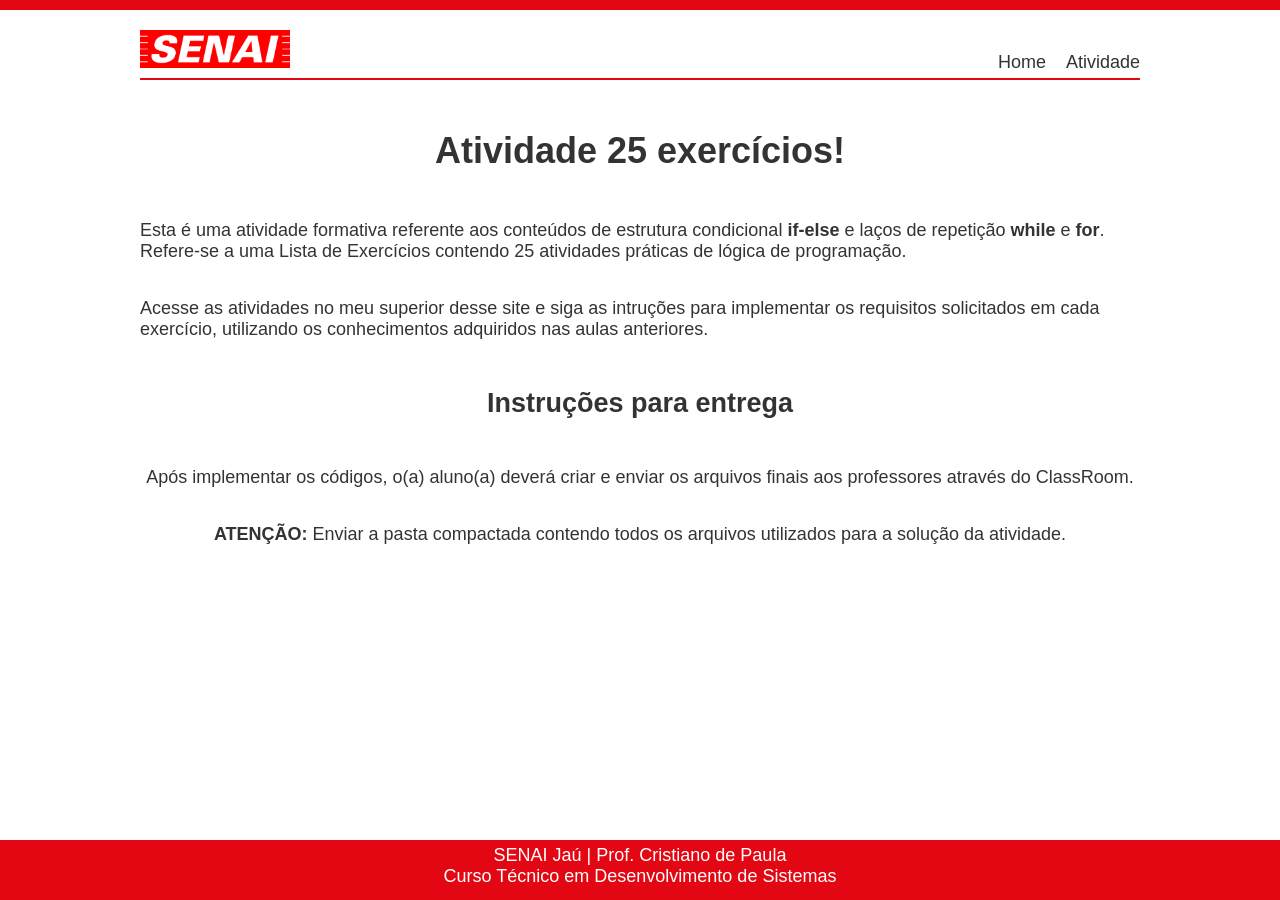
<file: AtividadeEntrega25/index.html>
<!doctype html>
<html lang="pt_br">

<head>
  <meta charset="UTF-8" />
  <meta http-equiv="X-UA-Compatible" content="IE=edge" />
  <meta name="viewport" content="width=device-width, initial-scale=1.0" />
  <link href="css/style.css" rel="stylesheet" type="text/css" />
  <title>Lista de Exercícios</title>
</head>

<body>
  <header>
    <div id="faixa-superior"></div>
    <div id="menu">
      <a href="index.html">
        <img id="logo" src="img/logo.png" alt="Logotipo SENAI" />
      </a>
      <nav>
        <a href="index.html">Home</a>
        <a href="atividade.html">Atividade</a>
      </nav>
    </div>
  </header>

  <div id="container">
    <h1>Atividade 25 exercícios!</h1>

    <p>
      Esta é uma atividade formativa referente aos conteúdos de estrutura
      condicional
      <span class="negrito">if-else</span> e laços de repetição
      <span class="negrito">while</span> e <span class="negrito">for</span>.
      Refere-se a uma Lista de Exercícios contendo 25 atividades práticas de
      lógica de programação.
    </p>
    <p>
      Acesse as atividades no meu superior desse site e siga as intruções para
      implementar os requisitos solicitados em cada exercício, utilizando os
      conhecimentos adquiridos nas aulas anteriores.
    </p>

    <h2>Instruções para entrega</h2>

    <p>
      Após implementar os códigos, o(a) aluno(a) deverá criar e enviar os
      arquivos finais aos professores através do ClassRoom.
    </p>

    <p>
      <span class="negrito">ATENÇÃO:</span> Enviar a pasta compactada contendo
      todos os arquivos utilizados para a solução da atividade.
    </p>
  </div>

  <footer>
    SENAI Jaú | Prof. Cristiano de Paula<br />
    Curso Técnico em Desenvolvimento de Sistemas
  </footer>
</body>
<script type="text/js" src="js/script.js"></script>

</html>
</file>
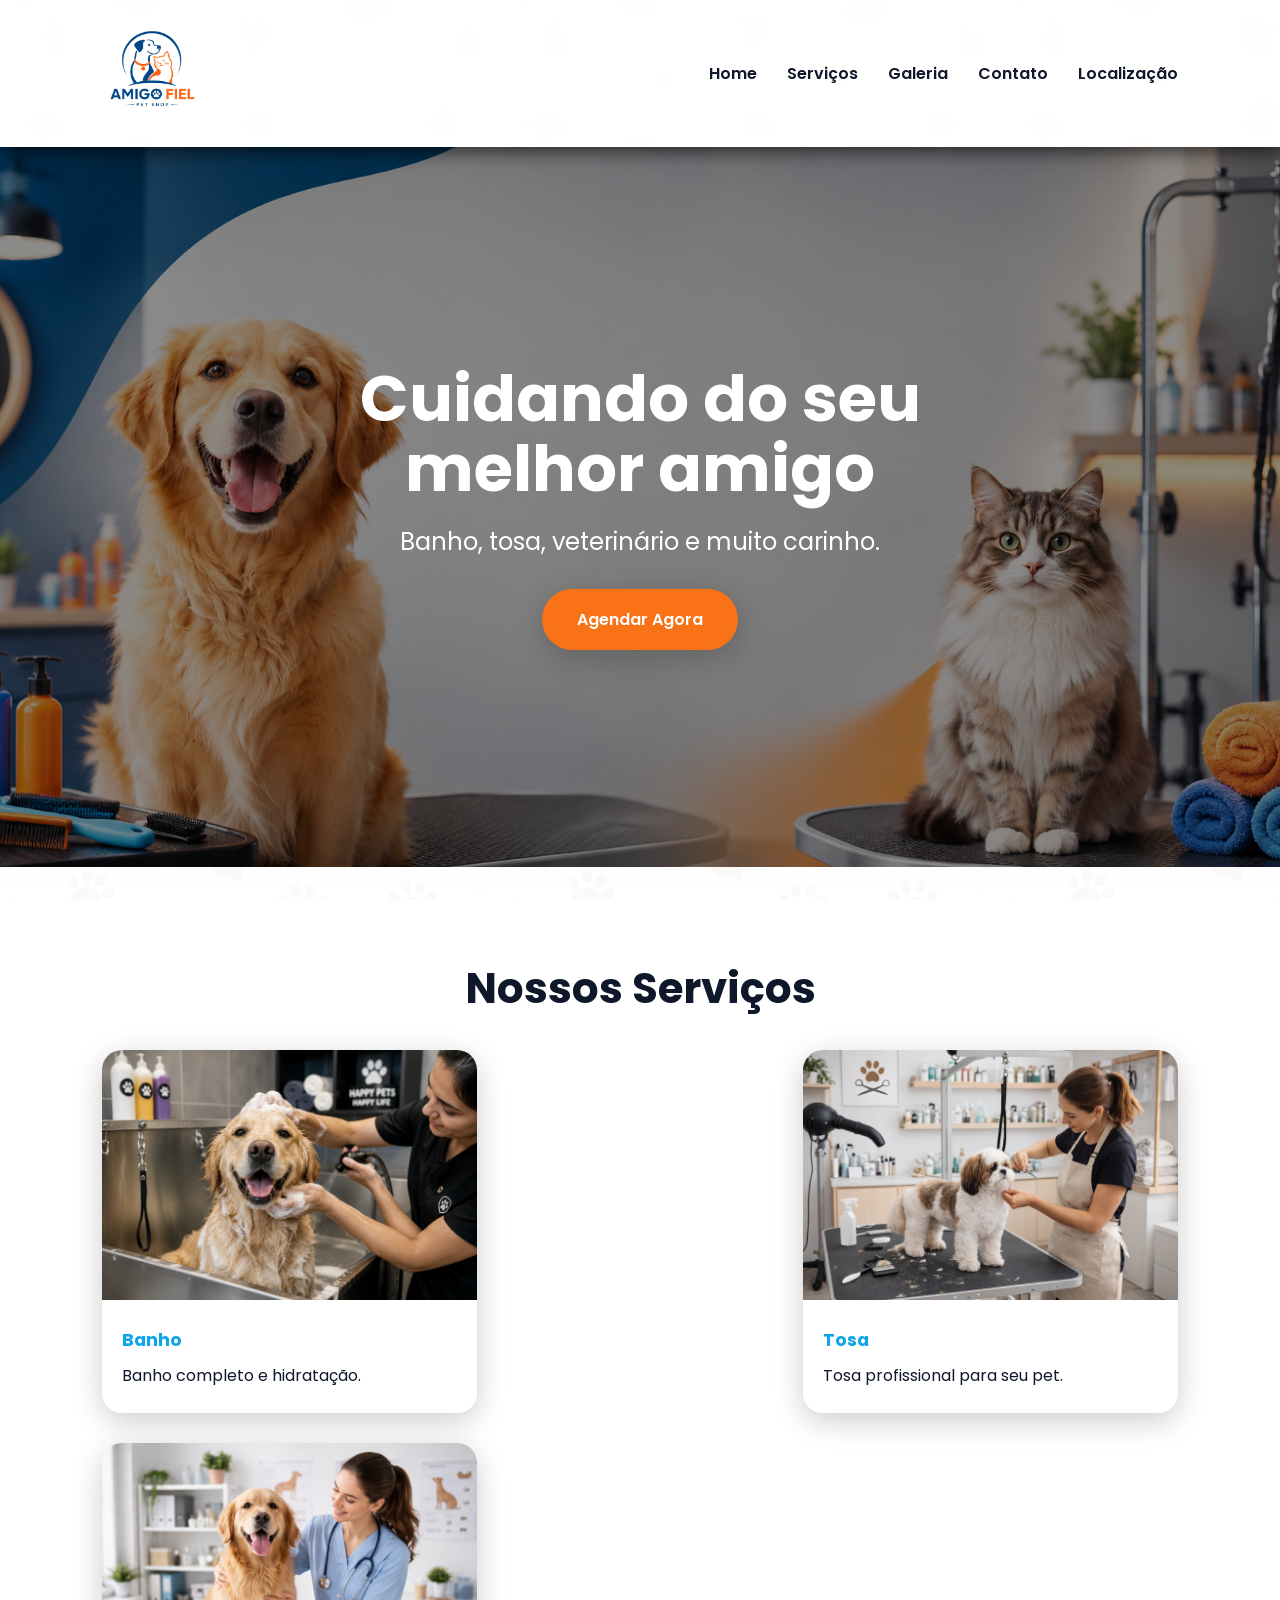
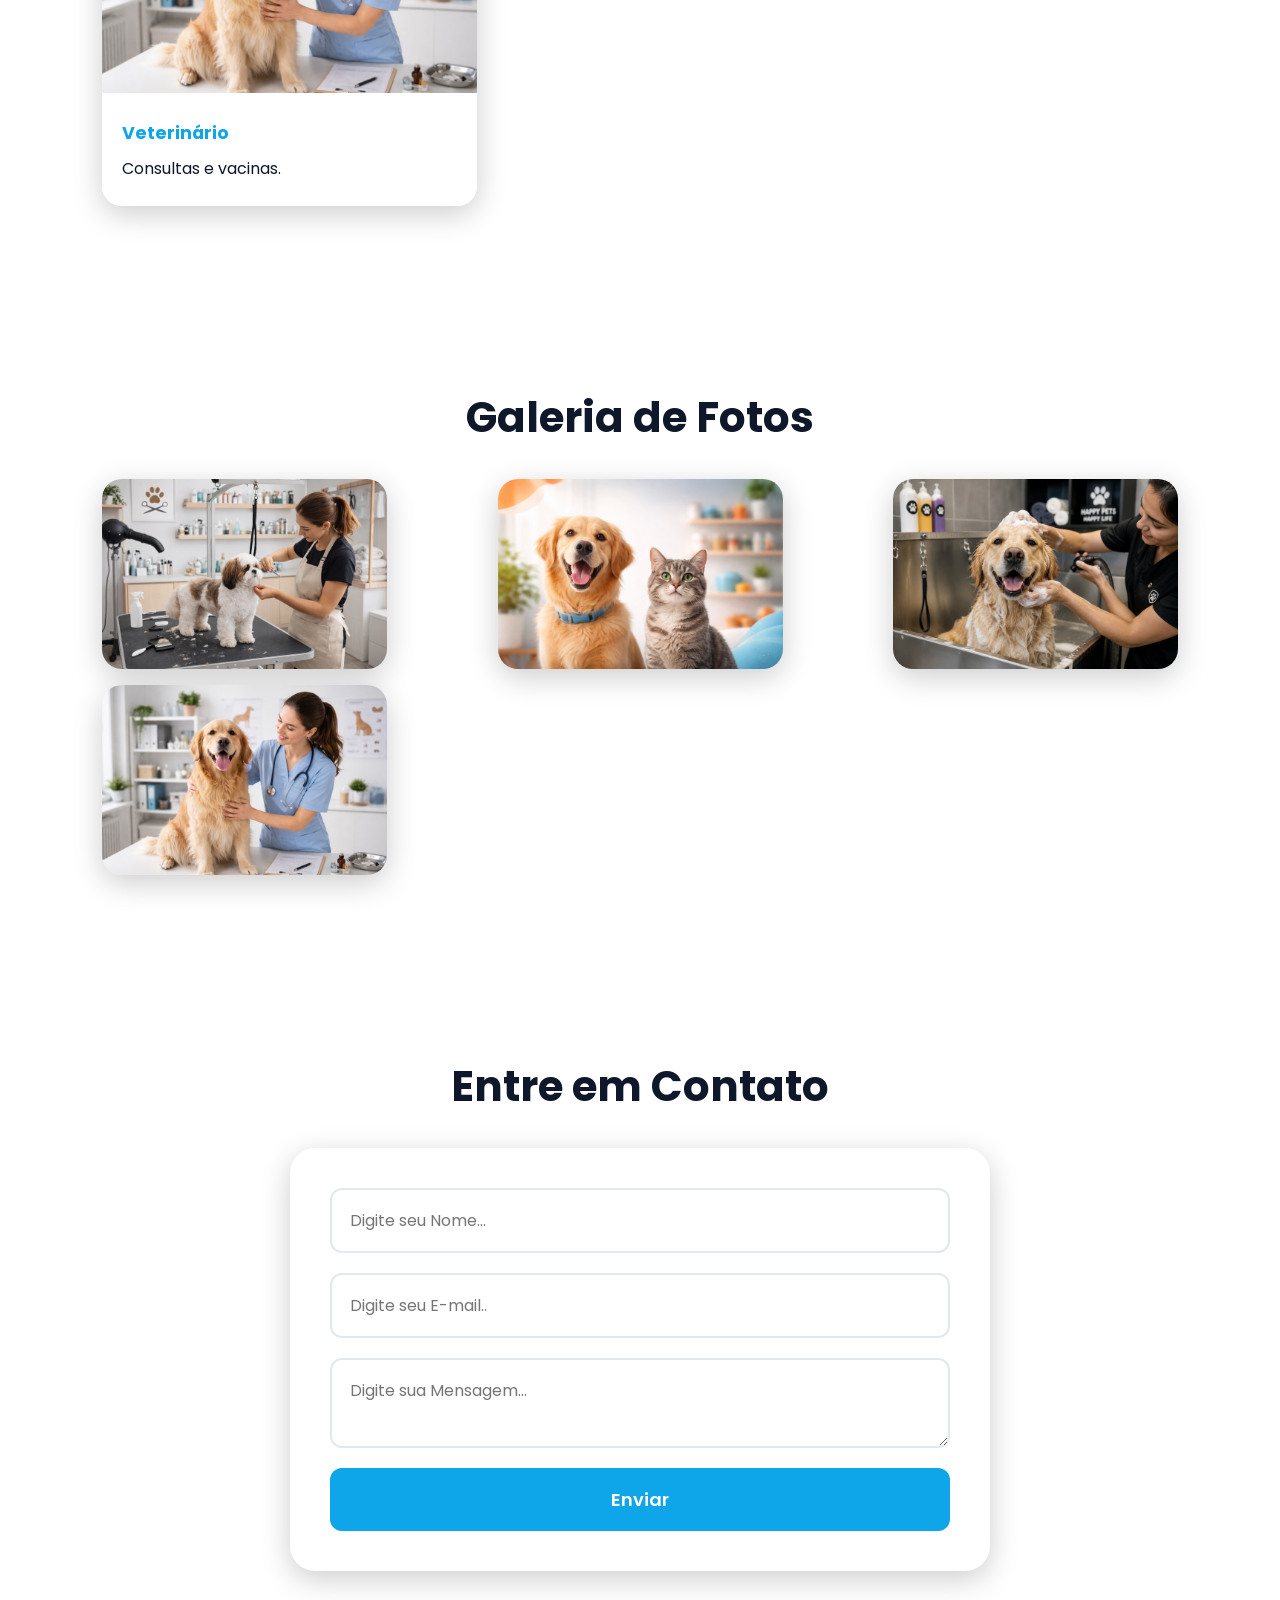
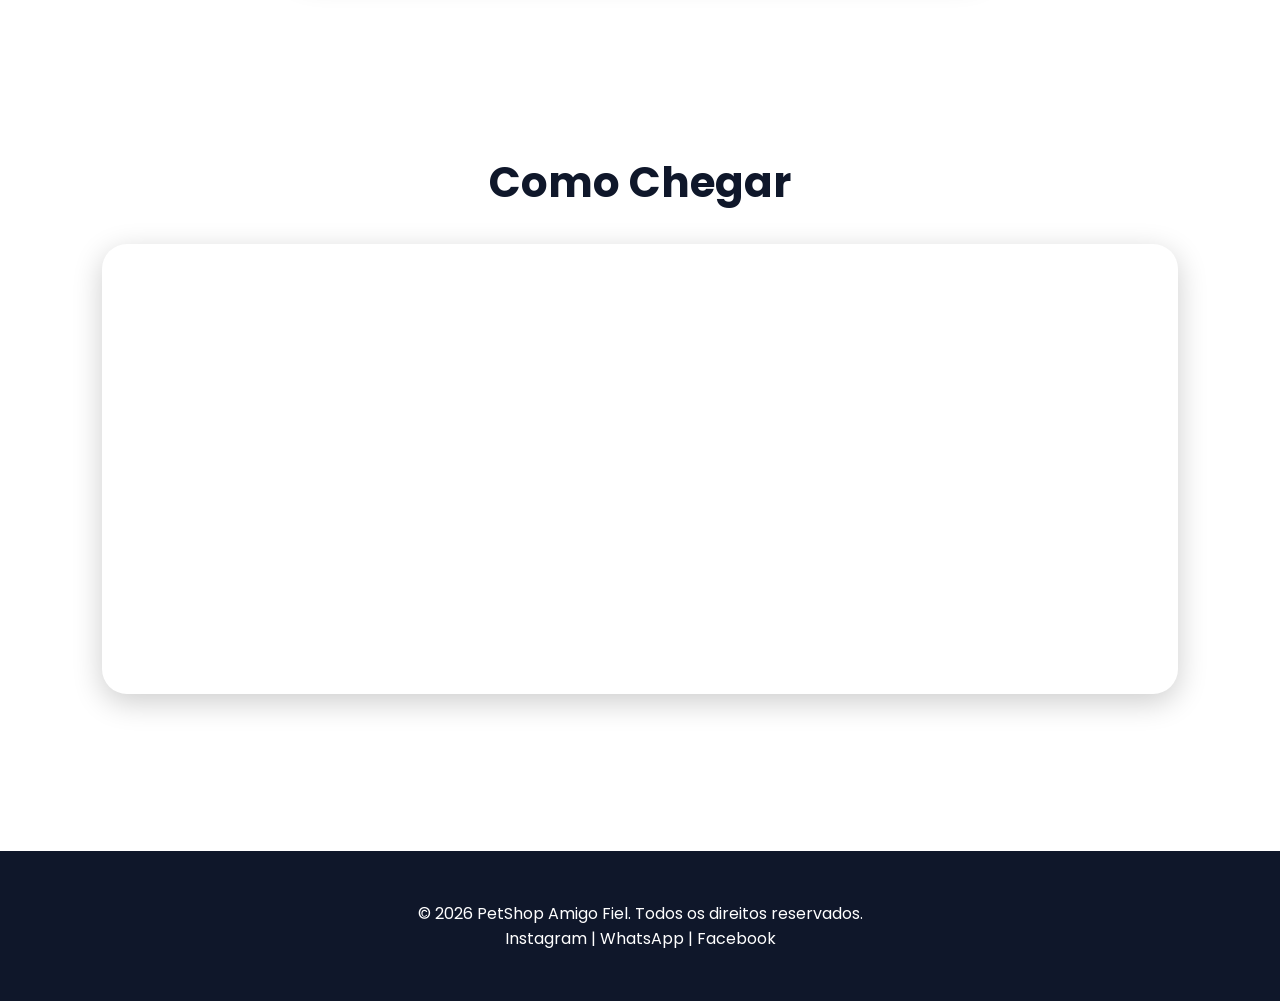
<file: Projeto-Petshop/index.html>
<!doctype html>
<html lang="pt-BR">
  <head>
    <meta charset="UTF-8" />
    <meta name="viewport" content="width=device-width, initial-scale=1.0" />
    <title>PetShop Amigo Fiel</title>
    <link rel="preconnect" href="https://fonts.googleapis.com" />
    <link rel="preconnect" href="https://fonts.gstatic.com" crossorigin />
    <link
      href="https://fonts.googleapis.com/css2?family=Poppins:wght@300;400;600;700&display=swap"
      rel="stylesheet"
    />
    <link rel="stylesheet" href="css/style.css" />
  </head>

  <body>
    <!-- HEADER -->
    <header>
      <div class="logo">
        <img
          src="img/logo-transparente.png"
          alt="Logotipo do petshop amigo fiel"
          width="100"
        />
      </div>
      
      <button id="menu-btn">☰</button>

      <nav id="menu">
        <a href="#home">Home</a>
        <a href="#servicos">Serviços</a>
        <a href="#galeria">Galeria</a>
        <a href="#contato">Contato</a>
        <a href="#localizacao">Localização</a>
      </nav>
    </header>

    <!-- HERO -->
    <section id="home" class="hero">
      <div class="hero-content">
        <h1>Cuidando do seu melhor amigo</h1>
        <p>Banho, tosa, veterinário e muito carinho.</p>
        <a href="#contato" class="btn">Agendar Agora</a>
      </div>
    </section>

    <!-- SERVIÇOS -->
    <section id="servicos" class="container">
      <h2>Nossos Serviços</h2>
      <div class="cards">
        <div class="card">
          <img src="img/banho.png" alt="Serviço de banho" />
          <h3>Banho</h3>
          <p>Banho completo e hidratação.</p>
        </div>

        <div class="card">
          <img src="img/tosa.png" alt="Serviço de tosa" />
          <h3>Tosa</h3>
          <p>Tosa profissional para seu pet.</p>
        </div>

        <div class="card">
          <img src="img/veterinario.png" alt="Serviço de Veterinário" />
          <h3>Veterinário</h3>
          <p>Consultas e vacinas.</p>
        </div>
      </div>
    </section>

    <!-- GALERIA -->
    <section id="galeria" class="container">
      <h2>Galeria de Fotos</h2>
      <div class="galeria">
        <img src="img/tosa.png" alt="Foto de tosa" />
        <img src="img/pets.png" alt="Foto de pets" />
        <img src="img/banho.png" alt="Foto de banho" />
        <img src="img/veterinario.png" alt="Foto de veterinário" />
      </div>
    </section>

    <!-- CONTATO -->
    <section id="contato" class="container">
      <h2>Entre em Contato</h2>
      <form id="formContato">
        <input
          type="text"
          placeholder="Digite seu Nome..."
          id="nome"
          name="nome"
        />

        <input
          type="email"
          placeholder="Digite seu E-mail.."
          id="email"
          name="email"
        />

        <textarea
          placeholder="Digite sua Mensagem..."
          id="mensagem"
          name="mensagem"
        ></textarea>

        <button type="submit">Enviar</button>
      </form>
    </section>

    <!-- MAPA -->
    <section id="localizacao" class="container">
      <h2>Como Chegar</h2>
      <iframe
        src="https://www.google.com/maps/embed?pb=!1m18!1m12!1m3!1d1557.6197499290356!2d-48.173237430566296!3d-21.79322353879276!2m3!1f0!2f0!3f0!3m2!1i1024!2i768!4f13.1!3m3!1m2!1s0x94b8f3e5bd0551f3%3A0x60445b0d94f11583!2sPet%20shop%20Amigo%20Fiel!5e0!3m2!1spt-BR!2sbr!4v1778673910707!5m2!1spt-BR!2sbr"
        width="600"
        height="450"
        style="border: 0"
        allowfullscreen=""
        loading="lazy"
        referrerpolicy="no-referrer-when-downgrade"
      ></iframe>
    </section>

    <!-- FOOTER -->
    <footer>
      <p>&copy; 2026 PetShop Amigo Fiel. Todos os direitos reservados.</p>
      <p>Instagram | WhatsApp | Facebook</p>
    </footer>

    <script src="js/script.js"></script>
  </body>
</html>
</file>
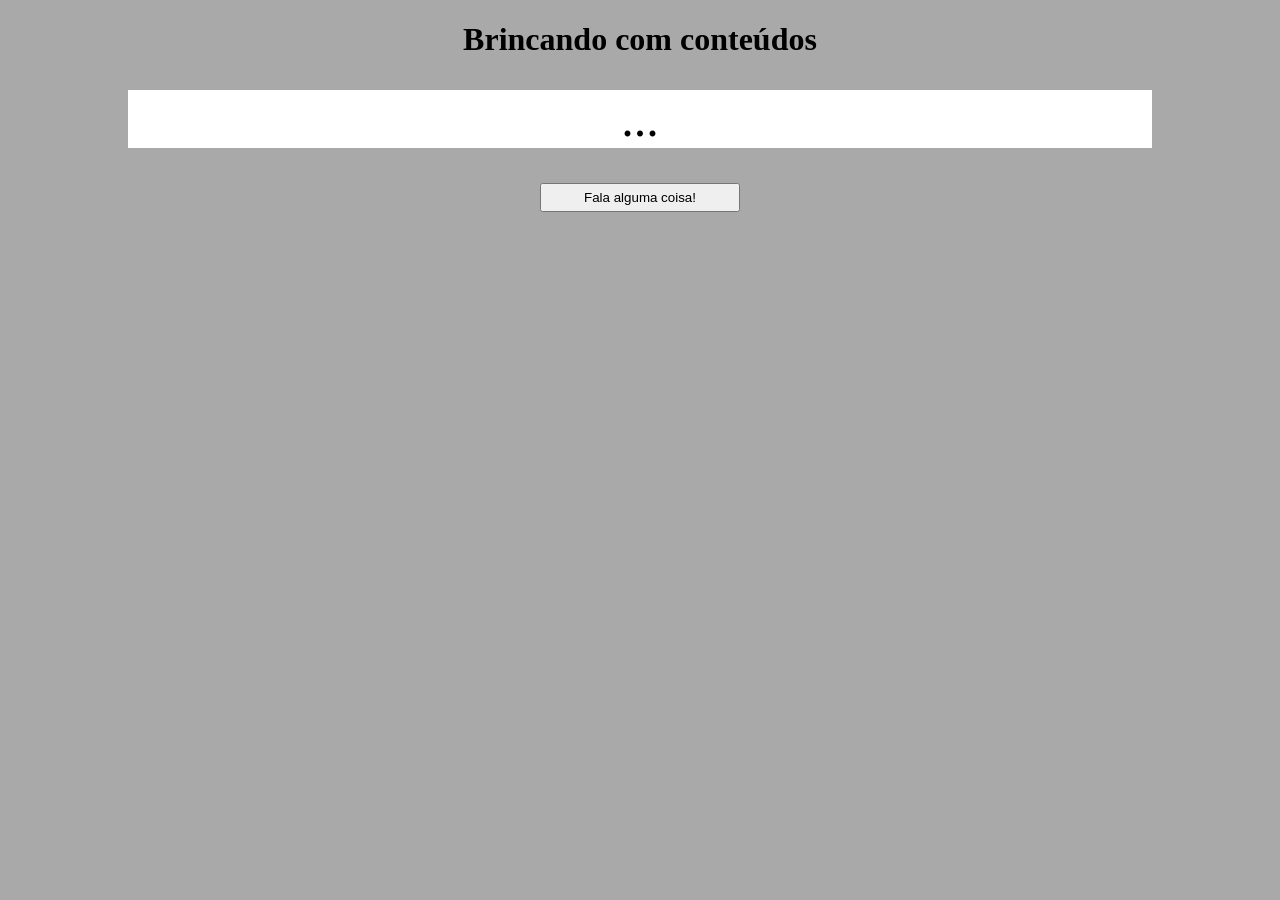
<file: aulas/HTML Dinâmico/02-alterandoTexto/index.html>
<!DOCTYPE html>
<html lang="pt-BR">

<head>
    <meta charset="UTF-8">
    <meta name="viewport" content="width=device-width, initial-scale=1.0">
    <link rel="stylesheet" href="./css/style.css">

    <title>Alterando conteúdo de uma div</title>
</head>

<body>
    <h1>Brincando com conteúdos</h1>
    <div id="tagarela">...</div>
    <button id="btnFalar" onclick="falar()">Fala alguma coisa!</button>

    <script src="./js/script.js"></script>
</body>

</html>
</file>
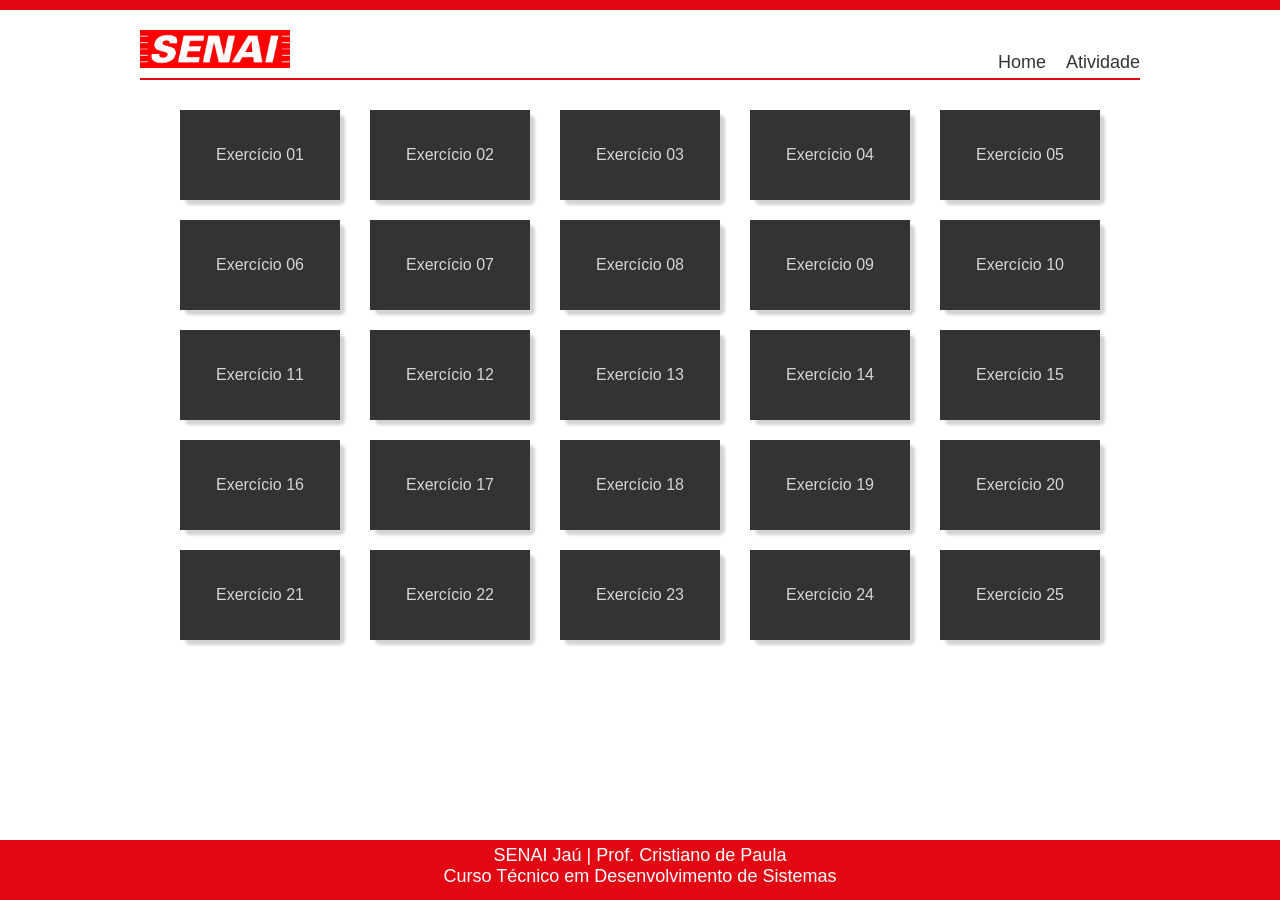
<file: AtividadeEntrega25/atividade.html>
<!DOCTYPE html>
<html lang="pt_br">

<head>
    <meta charset="UTF-8">
    <meta http-equiv="X-UA-Compatible" content="IE=edge">
    <meta name="viewport" content="width=device-width, initial-scale=1.0">
    <link href="css/style.css" rel="stylesheet" type="text/css" />
    <title>Lista de Exercícios</title>
</head>

<body>
    <header>
        <div id="faixa-superior"></div>
        <div id="menu">
            <a href="index.html">
                <img id="logo" src="img/logo.png" alt="Logotipo SENAI" />
            </a>
            <nav>
                <a href="index.html">Home</a>
                <a href="atividade.html">Atividade</a>
            </nav>
        </div>
    </header>

    <div id="container">
        <p class="btnAtividade"><a href="pages/01.html">Exercício 01</a></p>
        <p class="btnAtividade"><a href="pages/02.html">Exercício 02</a></p>
        <p class="btnAtividade"><a href="pages/03.html">Exercício 03</a></p>
        <p class="btnAtividade"><a href="pages/04.html">Exercício 04</a></p>
        <p class="btnAtividade"><a href="pages/05.html">Exercício 05</a></p>
        <p class="btnAtividade"><a href="pages/06.html">Exercício 06</a></p>
        <p class="btnAtividade"><a href="pages/07.html">Exercício 07</a></p>
        <p class="btnAtividade"><a href="pages/08.html">Exercício 08</a></p>
        <p class="btnAtividade"><a href="pages/09.html">Exercício 09</a></p>
        <p class="btnAtividade"><a href="pages/10.html">Exercício 10</a></p>
        <p class="btnAtividade"><a href="pages/11.html">Exercício 11</a></p>
        <p class="btnAtividade"><a href="pages/12.html">Exercício 12</a></p>
        <p class="btnAtividade"><a href="pages/13.html">Exercício 13</a></p>
        <p class="btnAtividade"><a href="pages/14.html">Exercício 14</a></p>
        <p class="btnAtividade"><a href="pages/15.html">Exercício 15</a></p>
        <p class="btnAtividade"><a href="pages/16.html">Exercício 16</a></p>
        <p class="btnAtividade"><a href="pages/17.html">Exercício 17</a></p>
        <p class="btnAtividade"><a href="pages/18.html">Exercício 18</a></p>
        <p class="btnAtividade"><a href="pages/19.html">Exercício 19</a></p>
        <p class="btnAtividade"><a href="pages/20.html">Exercício 20</a></p>
        <p class="btnAtividade"><a href="pages/21.html">Exercício 21</a></p>
        <p class="btnAtividade"><a href="pages/22.html">Exercício 22</a></p>
        <p class="btnAtividade"><a href="pages/23.html">Exercício 23</a></p>
        <p class="btnAtividade"><a href="pages/24.html">Exercício 24</a></p>
        <p class="btnAtividade"><a href="pages/25.html">Exercício 25</a></p>
    </div>

    <footer>
        SENAI Jaú | Prof. Cristiano de Paula<br />
        Curso Técnico em Desenvolvimento de Sistemas
    </footer>
</body>
<script type="text/js" src="js/script.js"></script>

</html>
</file>
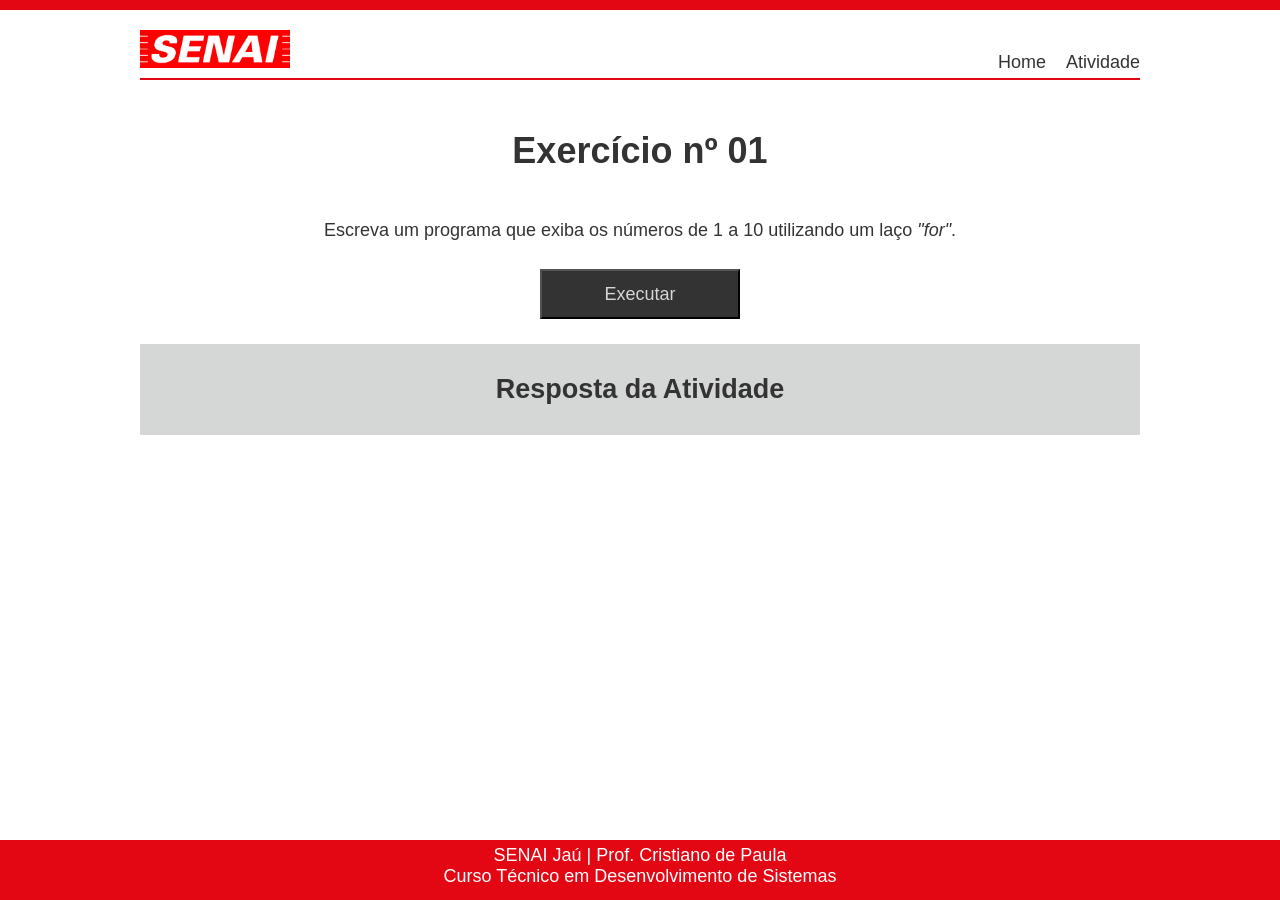
<file: AtividadeEntrega25/pages/01.html>
<!DOCTYPE html>
<html lang="pt_br">

<head>
    <meta charset="UTF-8">
    <meta http-equiv="X-UA-Compatible" content="IE=edge">
    <meta name="viewport" content="width=device-width, initial-scale=1.0">
    <link href="../css/style.css" rel="stylesheet" type="text/css" />
    <title>Lista de Exercícios</title>
</head>

<body>
    <header>
        <div id="faixa-superior"></div>
        <div id="menu">
            <a href="index.html">
                <img id="logo" src="../img/logo.png" alt="Logotipo SENAI" />
            </a>
            <nav>
                <a href="../index.html">Home</a>
                <a href="../atividade.html">Atividade</a>
            </nav>
        </div>
    </header>

    <div id="container">
        <h1>Exercício nº 01</h1>

        <p class="tituloAtividade">
            Escreva um programa que exiba os números de 1 a
            10 utilizando um laço <i>"for"</i>. 
        </p>

        <button class="btnExecutar" onclick="exercicio1()">Executar</button>

        <div id="resposta">
            <h2>Resposta da Atividade</h2>
        </div>
        
    </div>
    <footer>
        SENAI Jaú | Prof. Cristiano de Paula<br />
        Curso Técnico em Desenvolvimento de Sistemas
    </footer>
</body>
<script src="../js/script.js"></script>

</html>
</file>
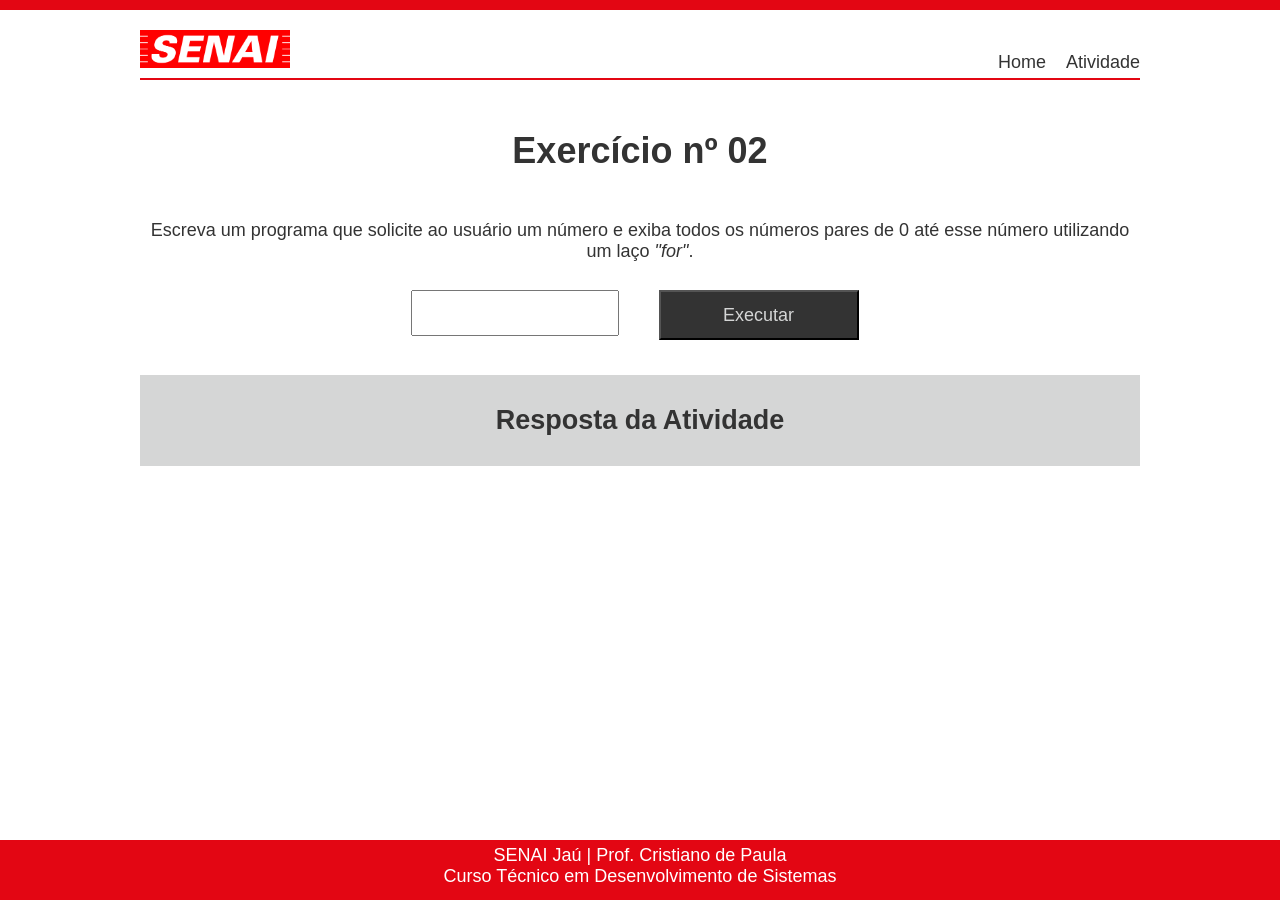
<file: AtividadeEntrega25/pages/02.html>
<!DOCTYPE html>
<html lang="pt_br">

<head>
    <meta charset="UTF-8">
    <meta http-equiv="X-UA-Compatible" content="IE=edge">
    <meta name="viewport" content="width=device-width, initial-scale=1.0">
    <link href="../css/style.css" rel="stylesheet" type="text/css" />
    <title>Lista de Exercícios</title>
</head>

<body>
    <header>
        <div id="faixa-superior"></div>
        <div id="menu">
            <a href="index.html">
                <img id="logo" src="../img/logo.png" alt="Logotipo SENAI" />
            </a>
            <nav>
                <a href="../index.html">Home</a>
                <a href="../atividade.html">Atividade</a>
            </nav>
        </div>
    </header>

    <div id="container">
        <h1>Exercício nº 02</h1>

        <p class="tituloAtividade">
            Escreva um programa que solicite ao usuário um número e exiba todos 
            os números pares de 0 até esse número utilizando um laço <i>"for"</i>. 
        </p>

        
        <label for="num"></label>
        <input type="number" id="num" name="num" required />
        <button class="btnExecutar" onclick="exercicio2()">Executar</button>

        <div id="resposta">
            <h2>Resposta da Atividade</h2>
            <p id="erro"></p>
            <p id="resultado"></p>
        </div>
        
    </div>
    <footer>
        SENAI Jaú | Prof. Cristiano de Paula<br />
        Curso Técnico em Desenvolvimento de Sistemas
    </footer>
</body>
<script src="../js/script.js"></script>

</html>
</file>
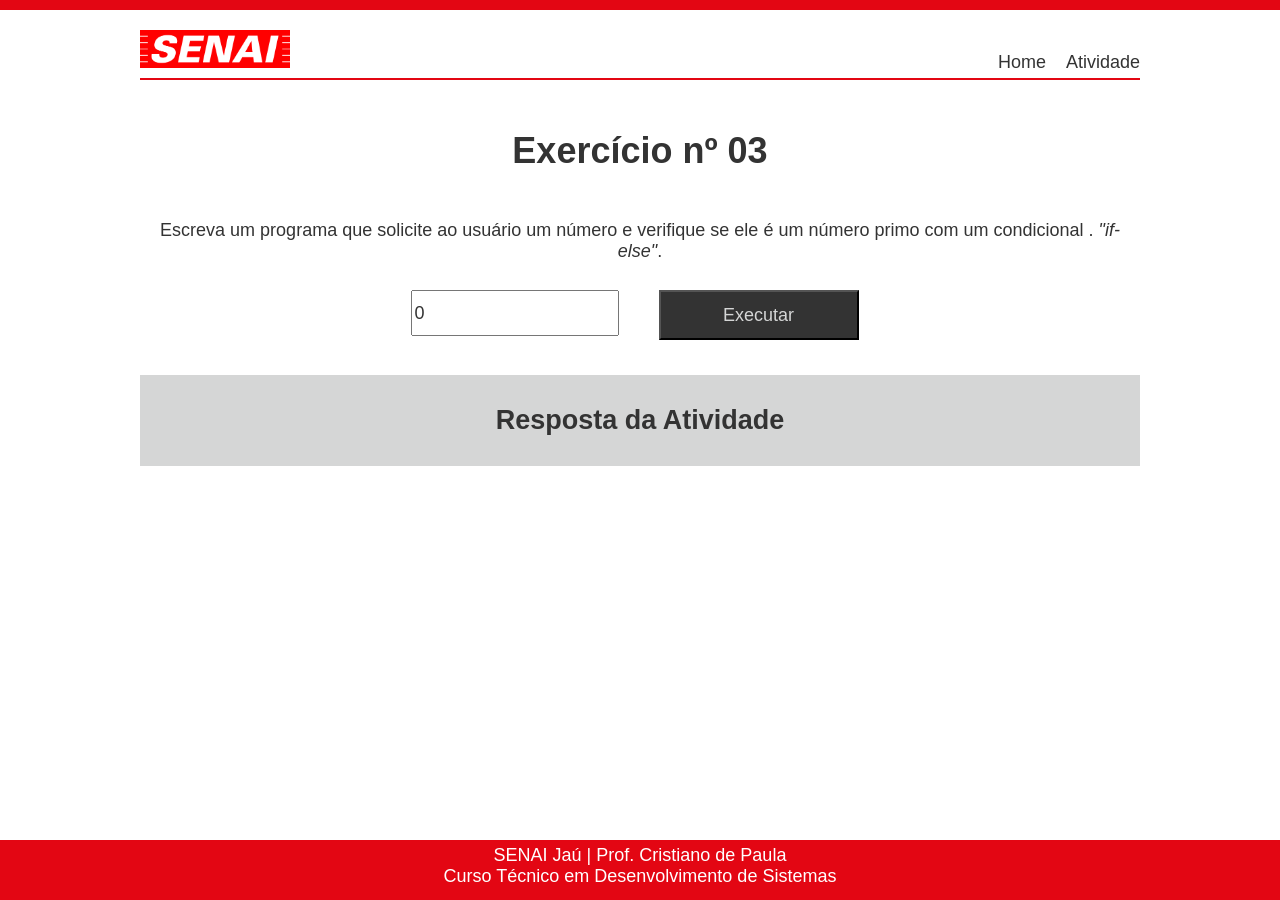
<file: AtividadeEntrega25/pages/03.html>
<!DOCTYPE html>
<html lang="pt_br">

<head>
    <meta charset="UTF-8">
    <meta http-equiv="X-UA-Compatible" content="IE=edge">
    <meta name="viewport" content="width=device-width, initial-scale=1.0">
    <link href="../css/style.css" rel="stylesheet" type="text/css" />
    <title>Lista de Exercícios</title>
</head>

<body>
    <header>
        <div id="faixa-superior"></div>
        <div id="menu">
            <a href="index.html">
                <img id="logo" src="../img/logo.png" alt="Logotipo SENAI" />
            </a>
            <nav>
                <a href="../index.html">Home</a>
                <a href="../atividade.html">Atividade</a>
            </nav>
        </div>
    </header>

    <div id="container">
        <h1>Exercício nº 03</h1>

        <p class="tituloAtividade">
            Escreva um programa que solicite ao usuário um
            número e verifique se ele é um número primo com um condicional .
            <i>"if-else"</i>. 
        </p>

        
        <label for="num"></label>
        <input type="number" id="num" name="num" value="0" required />
        <button class="btnExecutar" onclick="exercicio3()">Executar</button>

        <div id="resposta">
            <h2>Resposta da Atividade</h2>
            <p id="erro"></p>
            <p id="resultado"></p>
           
        </div>
        
    </div>
    <footer>
        SENAI Jaú | Prof. Cristiano de Paula<br />
        Curso Técnico em Desenvolvimento de Sistemas
    </footer>
</body>
<script src="../js/script.js"></script>

</html>
</file>
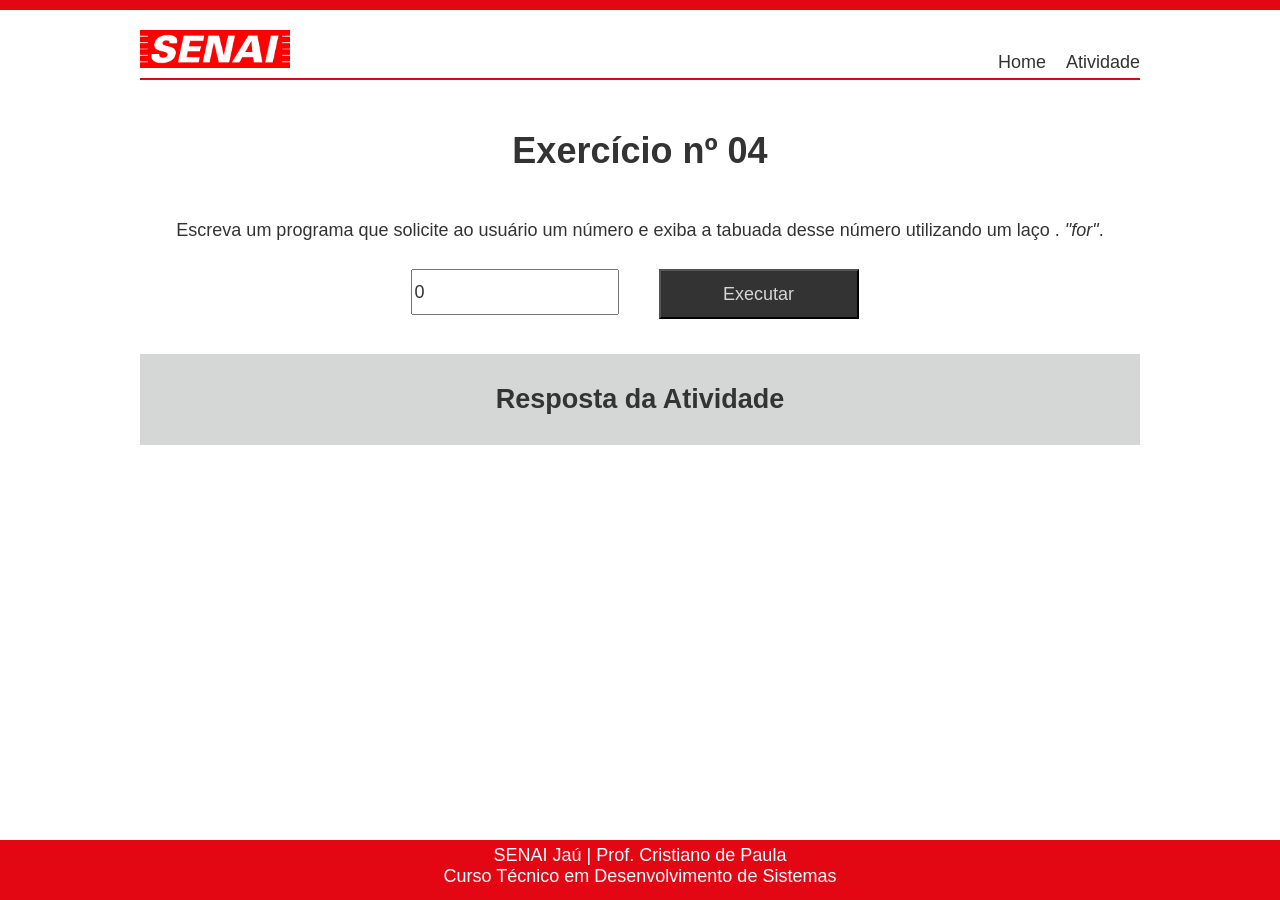
<file: AtividadeEntrega25/pages/04.html>
<!DOCTYPE html>
<html lang="pt_br">

<head>
    <meta charset="UTF-8">
    <meta http-equiv="X-UA-Compatible" content="IE=edge">
    <meta name="viewport" content="width=device-width, initial-scale=1.0">
    <link href="../css/style.css" rel="stylesheet" type="text/css" />
    <title>Lista de Exercícios</title>
</head>

<body>
    <header>
        <div id="faixa-superior"></div>
        <div id="menu">
            <a href="index.html">
                <img id="logo" src="../img/logo.png" alt="Logotipo SENAI" />
            </a>
            <nav>
                <a href="../index.html">Home</a>
                <a href="../atividade.html">Atividade</a>
            </nav>
        </div>
    </header>

    <div id="container">
        <h1>Exercício nº 04</h1>

        <p class="tituloAtividade">
            Escreva um programa que solicite ao usuário um
            número e exiba a tabuada desse número utilizando um laço .
            <i>"for"</i>. 
        </p>

        
        <label for="num"></label>
        <input type="number" id="num" name="num" value="0" required />
        <button class="btnExecutar" onclick="exercicio4()">Executar</button>

        <div id="resposta">
            <h2>Resposta da Atividade</h2>
            <p id="erro"></p>
            <p id="resultado"></p>
        </div>
        
    </div>
    <footer>
        SENAI Jaú | Prof. Cristiano de Paula<br />
        Curso Técnico em Desenvolvimento de Sistemas
    </footer>
</body>
<script src="../js/script.js"></script>

</html>
</file>
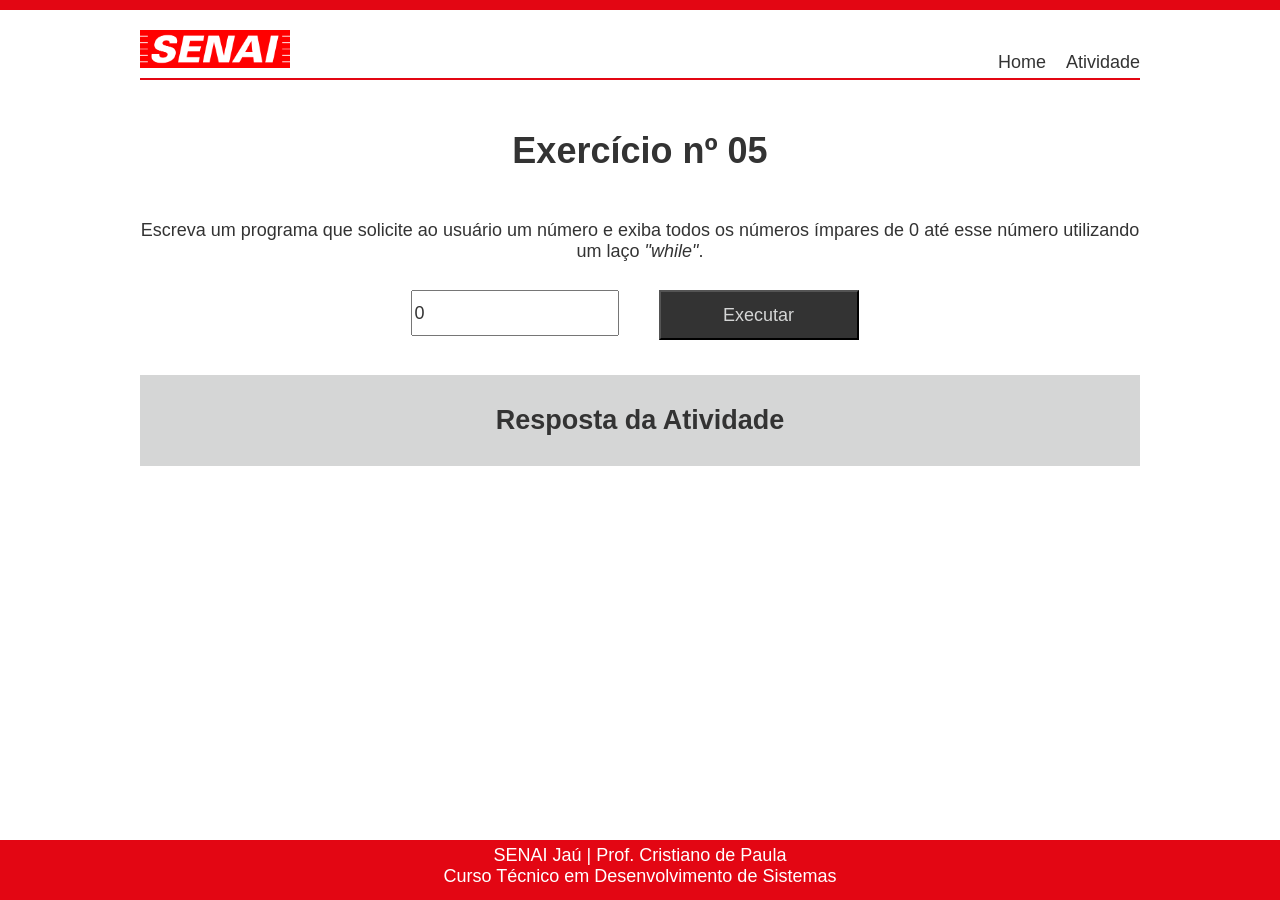
<file: AtividadeEntrega25/pages/05.html>
<!DOCTYPE html>
<html lang="pt_br">

<head>
    <meta charset="UTF-8">
    <meta http-equiv="X-UA-Compatible" content="IE=edge">
    <meta name="viewport" content="width=device-width, initial-scale=1.0">
    <link href="../css/style.css" rel="stylesheet" type="text/css" />
    <title>Lista de Exercícios</title>
</head>

<body>
    <header>
        <div id="faixa-superior"></div>
        <div id="menu">
            <a href="index.html">
                <img id="logo" src="../img/logo.png" alt="Logotipo SENAI" />
            </a>
            <nav>
                <a href="../index.html">Home</a>
                <a href="../atividade.html">Atividade</a>
            </nav>
        </div>
    </header>

    <div id="container">
        <h1>Exercício nº 05</h1>

        <p class="tituloAtividade">
            Escreva um programa que solicite ao usuário um
            número e exiba todos os números ímpares de 0 até esse número utilizando um laço
            <i>"while"</i>. 
        </p>

        
        <label for="num"></label>
        <input type="number" id="num" name="num" value="0" required />
        <button class="btnExecutar" onclick="exercicio5()">Executar</button>

        <div id="resposta">
            <h2>Resposta da Atividade</h2>
            <p id="erro"></p>
            <p id="resultado"></p>
        </div>
        
    </div>
    <footer>
        SENAI Jaú | Prof. Cristiano de Paula<br />
        Curso Técnico em Desenvolvimento de Sistemas
    </footer>
</body>
<script src="../js/script.js"></script>

</html>
</file>
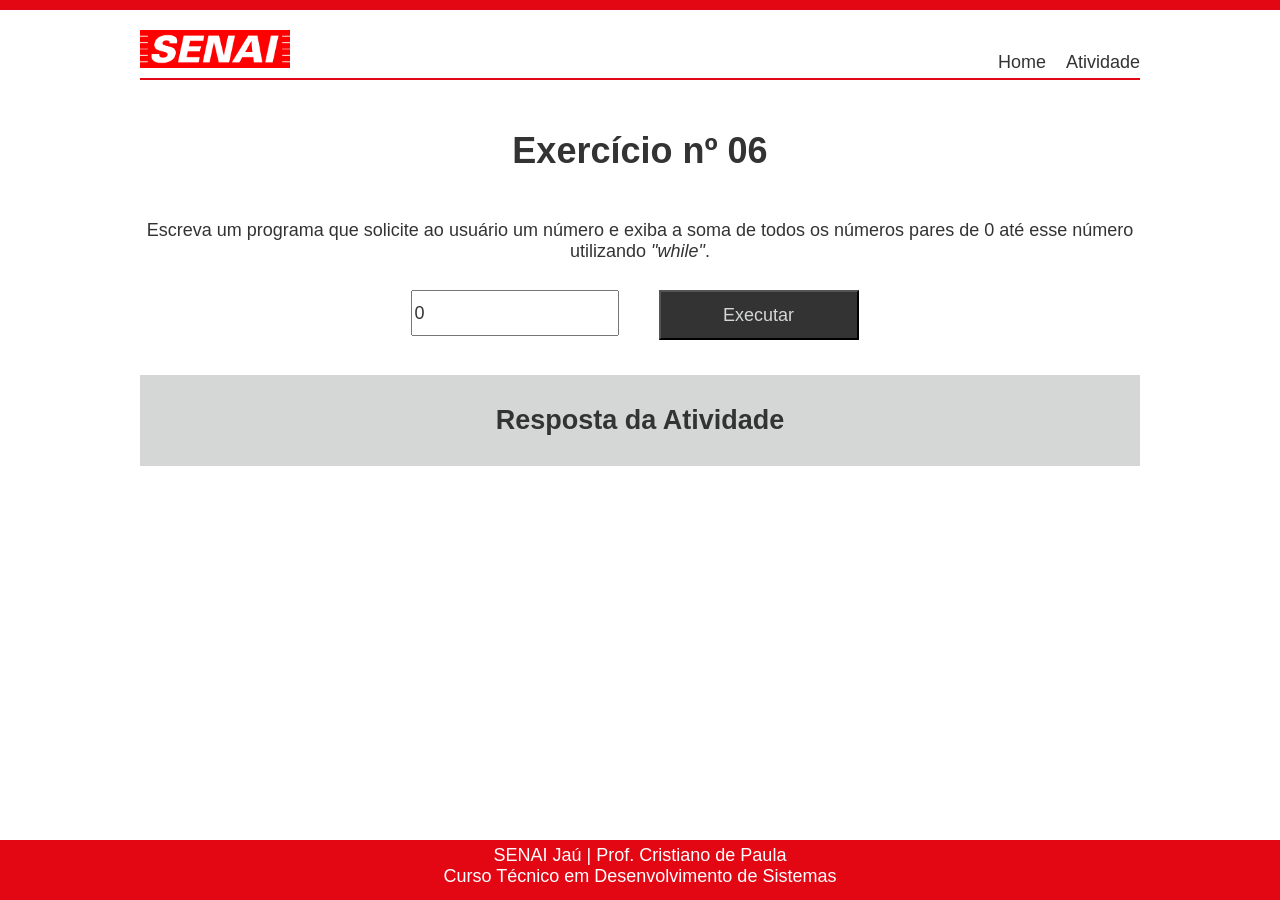
<file: AtividadeEntrega25/pages/06.html>
<!DOCTYPE html>
<html lang="pt_br">

<head>
    <meta charset="UTF-8">
    <meta http-equiv="X-UA-Compatible" content="IE=edge">
    <meta name="viewport" content="width=device-width, initial-scale=1.0">
    <link href="../css/style.css" rel="stylesheet" type="text/css" />
    <title>Lista de Exercícios</title>
</head>

<body>
    <header>
        <div id="faixa-superior"></div>
        <div id="menu">
            <a href="index.html">
                <img id="logo" src="../img/logo.png" alt="Logotipo SENAI" />
            </a>
            <nav>
                <a href="../index.html">Home</a>
                <a href="../atividade.html">Atividade</a>
            </nav>
        </div>
    </header>

    <div id="container">
        <h1>Exercício nº 06</h1>

        <p class="tituloAtividade">
            Escreva um programa que solicite ao usuário um
            número e exiba a soma de todos os números pares de 0 até esse número utilizando
            <i>"while"</i>. 
        </p>

        
        <label for="num"></label>
        <input type="number" id="num" name="num" value="0" required />
        <button class="btnExecutar" onclick="exercicio6()">Executar</button>

        <div id="resposta">
            <h2>Resposta da Atividade</h2>
            <p id="erro"></p>
            <p id="resultado"></p>
        </div>
        
    </div>
    <footer>
        SENAI Jaú | Prof. Cristiano de Paula<br />
        Curso Técnico em Desenvolvimento de Sistemas
    </footer>
</body>
<script src="../js/script.js"></script>

</html>
</file>
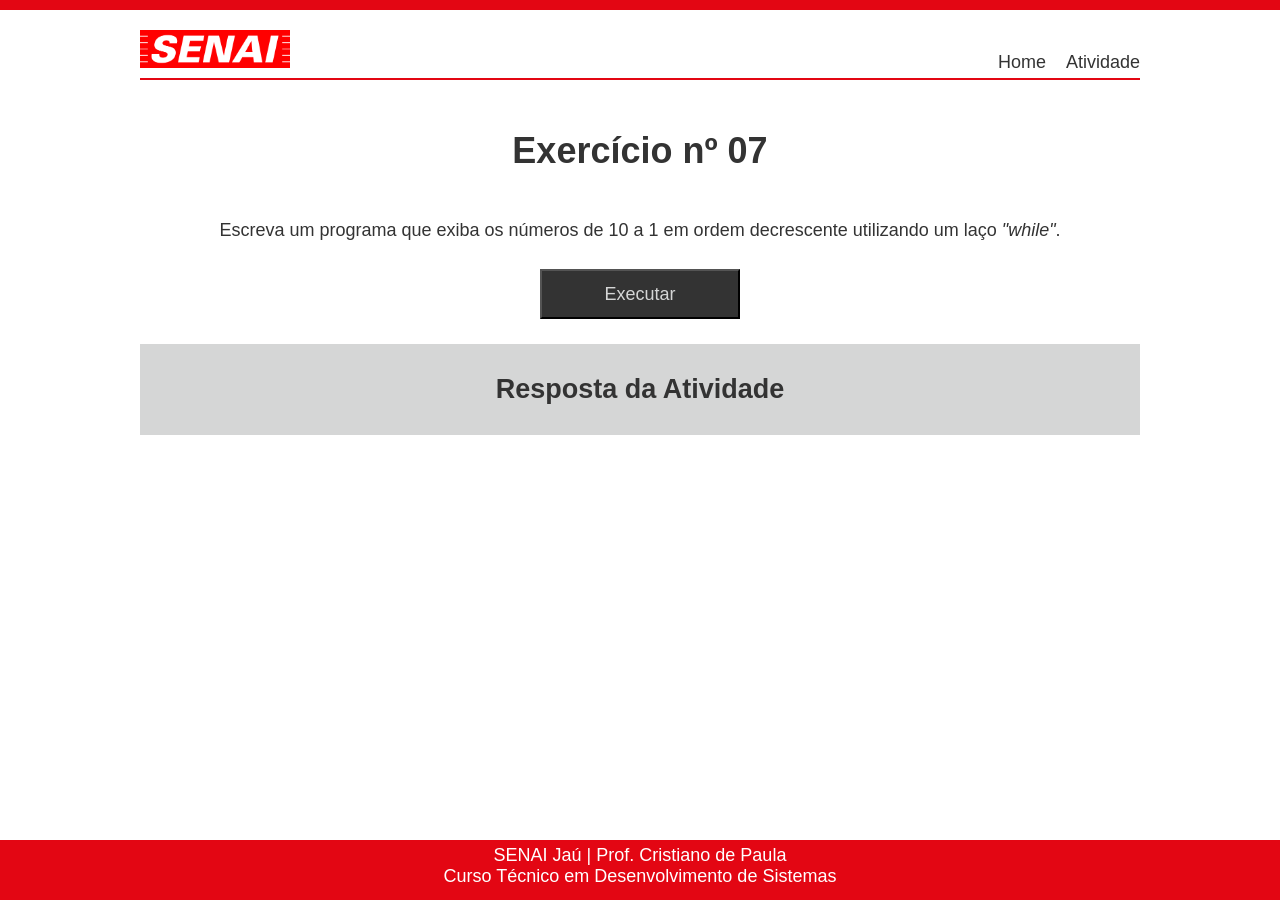
<file: AtividadeEntrega25/pages/07.html>
<!DOCTYPE html>
<html lang="pt_br">

<head>
    <meta charset="UTF-8">
    <meta http-equiv="X-UA-Compatible" content="IE=edge">
    <meta name="viewport" content="width=device-width, initial-scale=1.0">
    <link href="../css/style.css" rel="stylesheet" type="text/css" />
    <title>Lista de Exercícios</title>
</head>

<body>
    <header>
        <div id="faixa-superior"></div>
        <div id="menu">
            <a href="index.html">
                <img id="logo" src="../img/logo.png" alt="Logotipo SENAI" />
            </a>
            <nav>
                <a href="../index.html">Home</a>
                <a href="../atividade.html">Atividade</a>
            </nav>
        </div>
    </header>

    <div id="container">
        <h1>Exercício nº 07</h1>

        <p class="tituloAtividade">
            Escreva um programa que exiba os números de 10 a
            1 em ordem decrescente utilizando um laço <i>"while"</i>. 
        </p>

        <button class="btnExecutar" onclick="exercicio7()">Executar</button>

        <div id="resposta">
            <h2>Resposta da Atividade</h2>
        </div>
        
    </div>

    <footer>
        SENAI Jaú | Prof. Cristiano de Paula<br />
        Curso Técnico em Desenvolvimento de Sistemas
    </footer>
</body>
<script src="../js/script.js"></script>

</html>
</file>
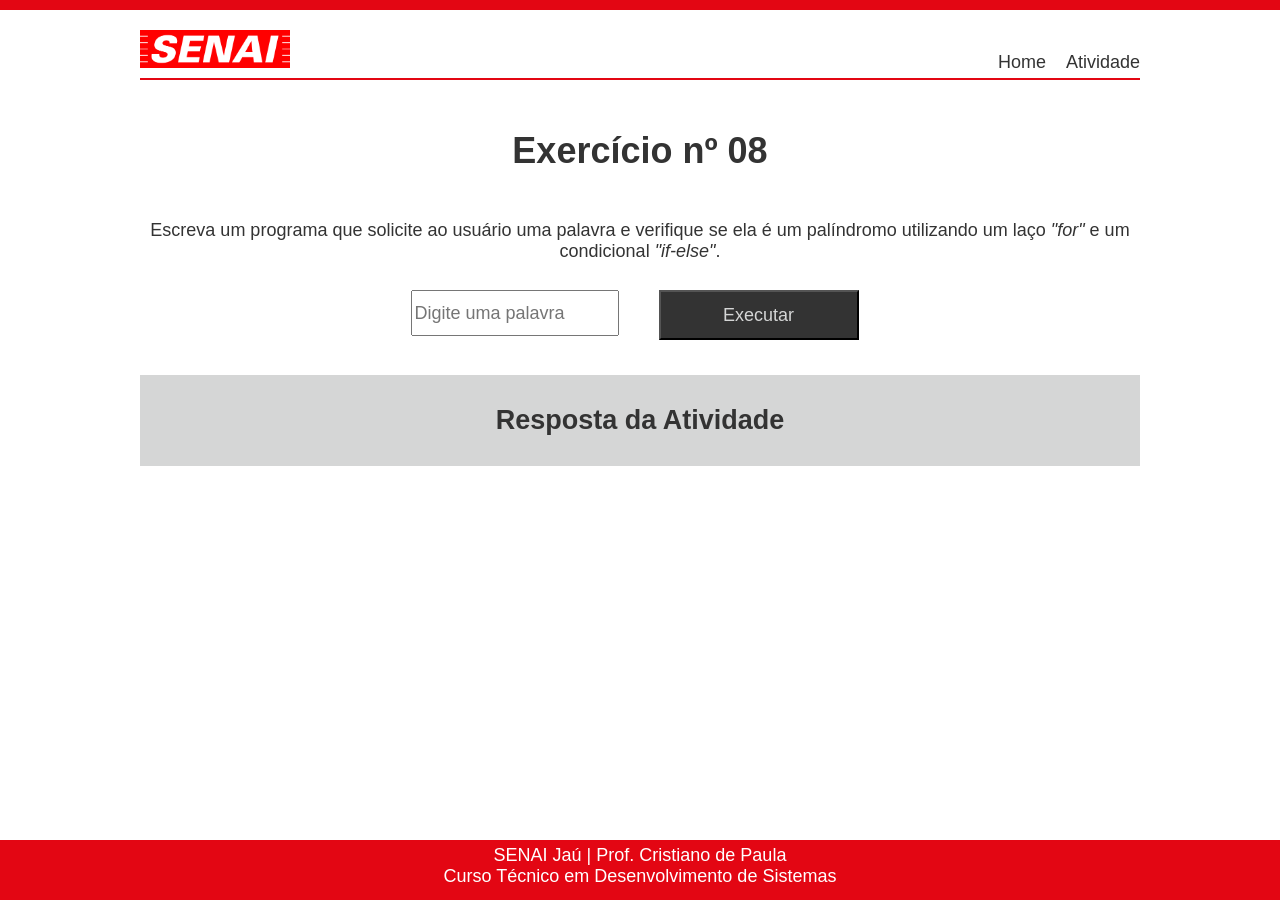
<file: AtividadeEntrega25/pages/08.html>
<!DOCTYPE html>
<html lang="pt_br">

<head>
    <meta charset="UTF-8">
    <meta http-equiv="X-UA-Compatible" content="IE=edge">
    <meta name="viewport" content="width=device-width, initial-scale=1.0">
    <link href="../css/style.css" rel="stylesheet" type="text/css" />
    <title>Lista de Exercícios</title>
</head>

<body>
    <header>
        <div id="faixa-superior"></div>
        <div id="menu">
            <a href="index.html">
                <img id="logo" src="../img/logo.png" alt="Logotipo SENAI" />
            </a>
            <nav>
                <a href="../index.html">Home</a>
                <a href="../atividade.html">Atividade</a>
            </nav>
        </div>
    </header>

    <div id="container">
        <h1>Exercício nº 08</h1>

        <p class="tituloAtividade">
            Escreva um programa que solicite ao usuário uma
            palavra e verifique se ela é um palíndromo utilizando um laço <i>"for"</i> e
            um condicional <i>"if-else"</i>. 
        </p>

        <label for="palavra"></label>
        <input type="text" id="palavra" name="palavra" placeholder="Digite uma palavra" required />
        <button class="btnExecutar" onclick="exercicio8()">Executar</button>

        <div id="resposta">
            <h2>Resposta da Atividade</h2>
            <p id="erro"></p>
            <p id="resultado"></p>
        </div>
        
    </div>

    <footer>
        SENAI Jaú | Prof. Cristiano de Paula<br />
        Curso Técnico em Desenvolvimento de Sistemas
    </footer>
</body>
<script src="../js/script.js"></script>

</html>
</file>
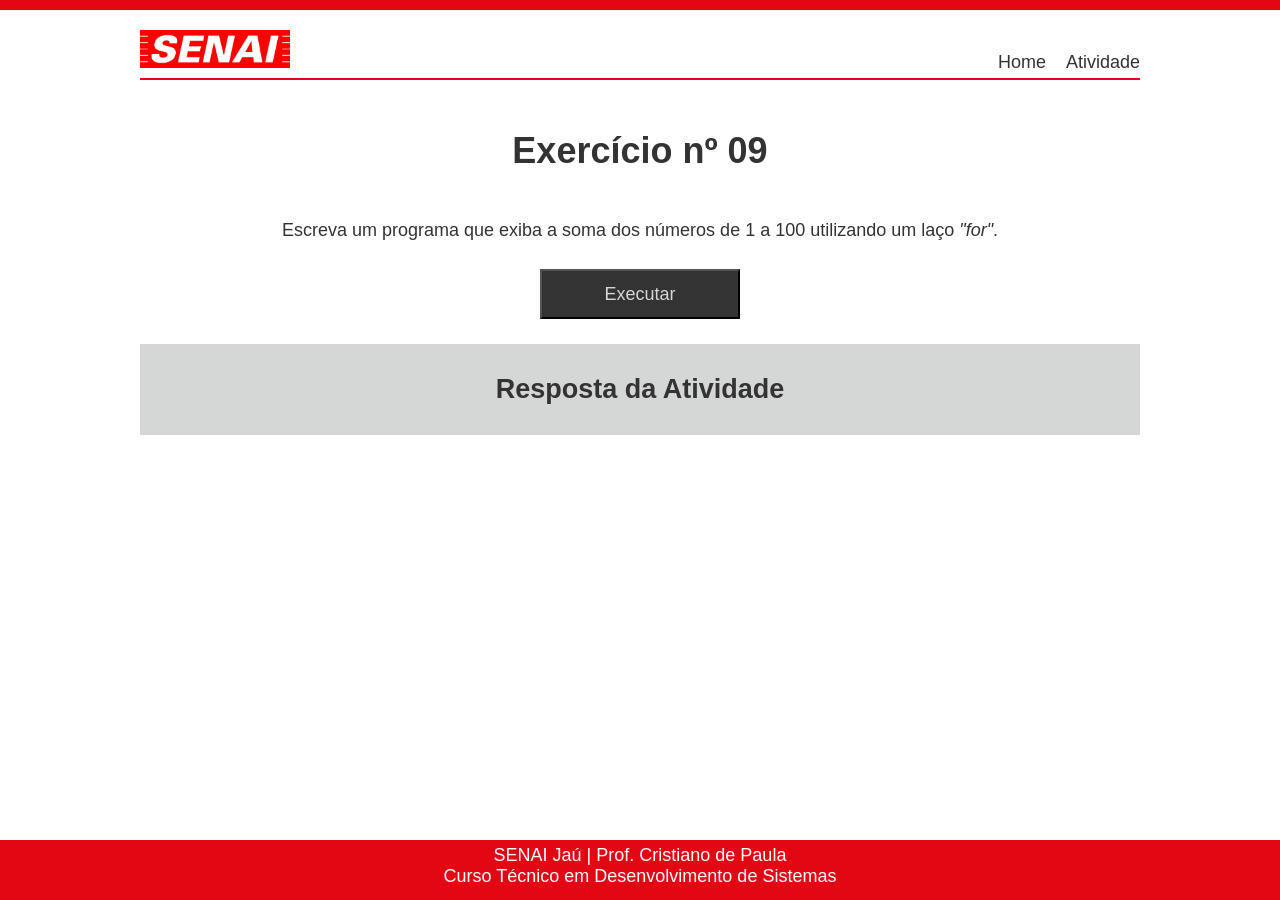
<file: AtividadeEntrega25/pages/09.html>
<!DOCTYPE html>
<html lang="pt_br">

<head>
    <meta charset="UTF-8">
    <meta http-equiv="X-UA-Compatible" content="IE=edge">
    <meta name="viewport" content="width=device-width, initial-scale=1.0">
    <link href="../css/style.css" rel="stylesheet" type="text/css" />
    <title>Lista de Exercícios</title>
</head>

<body>
    <header>
        <div id="faixa-superior"></div>
        <div id="menu">
            <a href="index.html">
                <img id="logo" src="../img/logo.png" alt="Logotipo SENAI" />
            </a>
            <nav>
                <a href="../index.html">Home</a>
                <a href="../atividade.html">Atividade</a>
            </nav>
        </div>
    </header>

    <div id="container">
        <h1>Exercício nº 09</h1>

        <p class="tituloAtividade">
            Escreva um programa que exiba a soma dos números
            de 1 a 100 utilizando um laço
            <i>"for"</i>. 
        </p>

        <button class="btnExecutar" onclick="exercicio9()">Executar</button>

        <div id="resposta">
            <h2>Resposta da Atividade</h2>
        </div>
        
    </div>

    <footer>
        SENAI Jaú | Prof. Cristiano de Paula<br />
        Curso Técnico em Desenvolvimento de Sistemas
    </footer>
</body>
<script src="../js/script.js"></script>

</html>
</file>
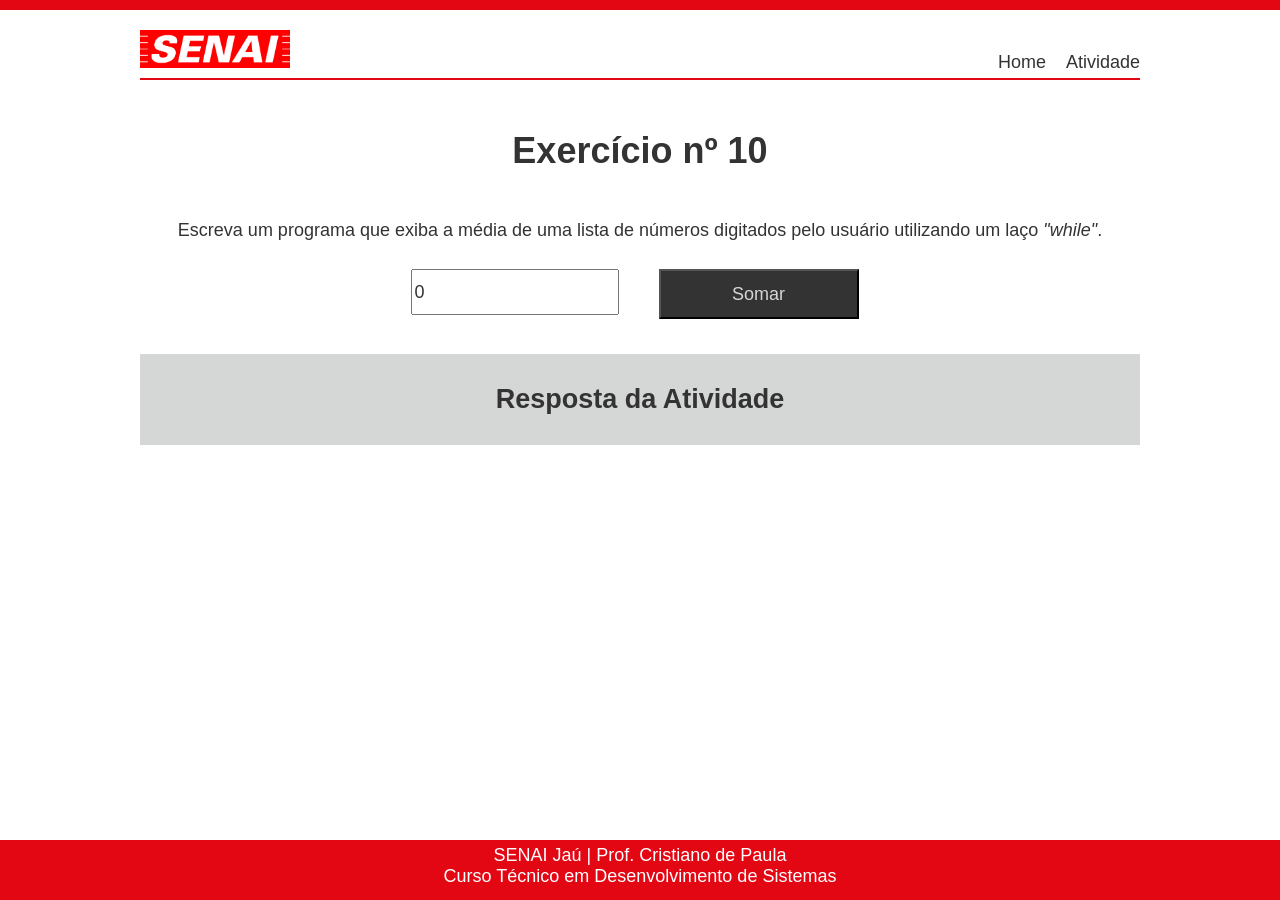
<file: AtividadeEntrega25/pages/10.html>
<!DOCTYPE html>
<html lang="pt_br">

<head>
    <meta charset="UTF-8">
    <meta http-equiv="X-UA-Compatible" content="IE=edge">
    <meta name="viewport" content="width=device-width, initial-scale=1.0">
    <link href="../css/style.css" rel="stylesheet" type="text/css" />
    <title>Lista de Exercícios</title>
</head>

<body>
    <header>
        <div id="faixa-superior"></div>
        <div id="menu">
            <a href="index.html">
                <img id="logo" src="../img/logo.png" alt="Logotipo SENAI" />
            </a>
            <nav>
                <a href="../index.html">Home</a>
                <a href="../atividade.html">Atividade</a>
            </nav>
        </div>
    </header>

    <div id="container">
        <h1>Exercício nº 10</h1>

        <p class="tituloAtividade">
            Escreva um programa que exiba a média de uma lista de números digitados 
            pelo usuário utilizando um laço 
            <i>"while"</i>. 
        </p>
        
        <label for="num"></label>
        <input type="number" id="num" name="num" value="0" required />
        <button class="btnExecutar" onclick="exercicio10()">Somar</button>

        <div id="resposta">
            <h2>Resposta da Atividade</h2>
            <p id="erro"></p>
            <p id="resultado"></p>
        </div>
        
    </div>
    <footer>
        SENAI Jaú | Prof. Cristiano de Paula<br />
        Curso Técnico em Desenvolvimento de Sistemas
    </footer>
</body>
<script src="../js/script.js"></script>

</html>
</file>
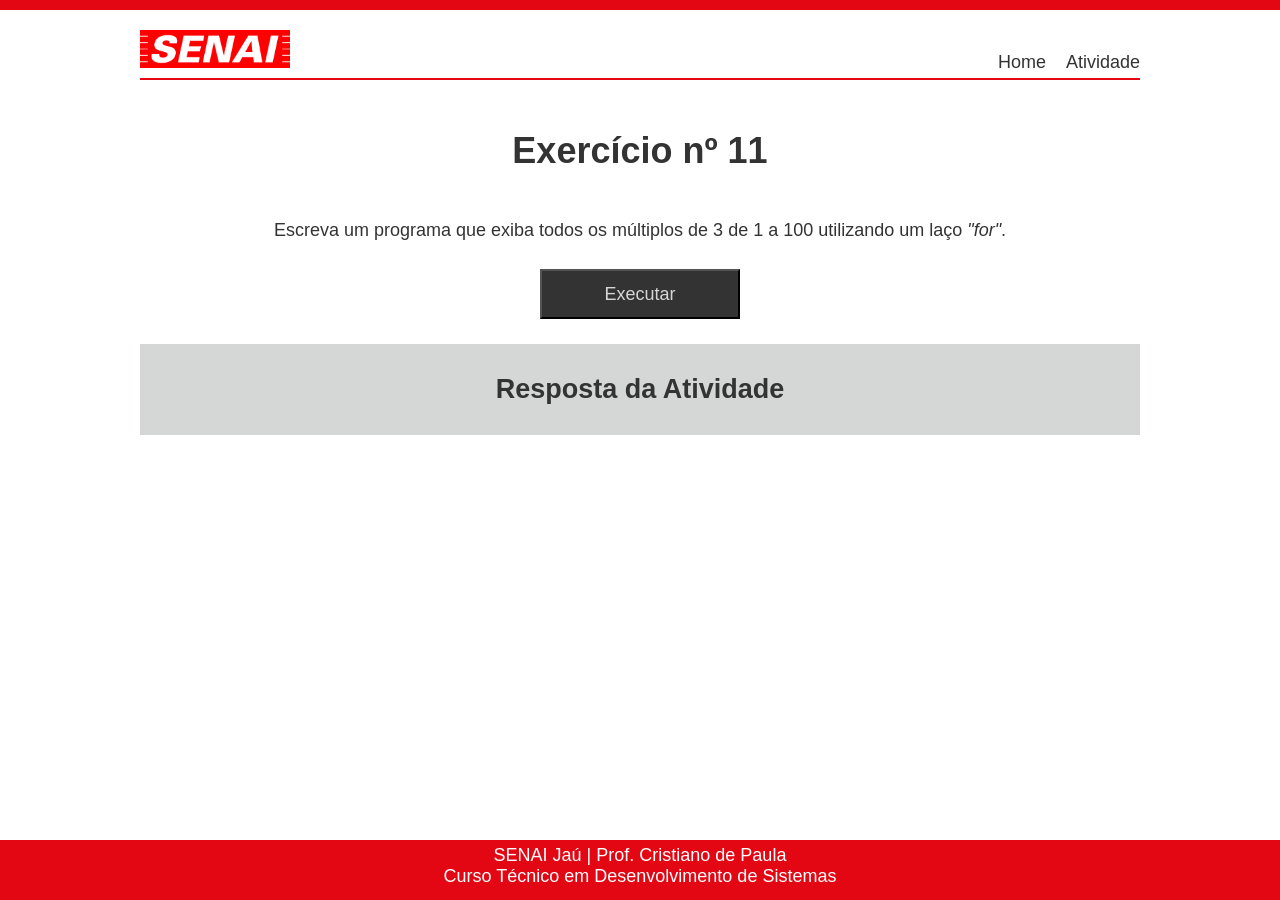
<file: AtividadeEntrega25/pages/11.html>
<!DOCTYPE html>
<html lang="pt_br">

<head>
    <meta charset="UTF-8">
    <meta http-equiv="X-UA-Compatible" content="IE=edge">
    <meta name="viewport" content="width=device-width, initial-scale=1.0">
    <link href="../css/style.css" rel="stylesheet" type="text/css" />
    <title>Lista de Exercícios</title>
</head>

<body>
    <header>
        <div id="faixa-superior"></div>
        <div id="menu">
            <a href="index.html">
                <img id="logo" src="../img/logo.png" alt="Logotipo SENAI" />
            </a>
            <nav>
                <a href="../index.html">Home</a>
                <a href="../atividade.html">Atividade</a>
            </nav>
        </div>
    </header>

    <div id="container">
        <h1>Exercício nº 11</h1>

        <p class="tituloAtividade">
            Escreva um programa que exiba todos os múltiplos de 3 de 1 a 100 
            utilizando um laço <i>"for"</i>. 
        </p>

        <button class="btnExecutar" onclick="exercicio11()">Executar</button>

        <div id="resposta">
            <h2>Resposta da Atividade</h2>
        </div>
        
    </div>
    <footer>
        SENAI Jaú | Prof. Cristiano de Paula<br />
        Curso Técnico em Desenvolvimento de Sistemas
    </footer>
</body>
<script src="../js/script.js"></script>

</html>
</file>
<file: AtividadeEntrega25/css/style.css>
body{
    margin: 0;
    padding: 0;
    font-family: Verdana, Geneva, Tahoma, sans-serif;
    font-size: 18px;
    color: #333333;
    display: flex;
    flex-direction: column;
    height: 100vh;
}

footer {
    background-color: #e30613;
    color: white;
    width: 100%;
    min-height: 50px;
    margin-top: auto;
    text-align: center;
    padding: 5px 0px;
}

#faixa-superior {
    background-color: #e30613;
    color: white;
    width: 100%;
    min-height: 10px;
}

#menu {
    display: flex;
    justify-content: space-between;
    max-width: 1000px;
    margin: 20px auto;
    padding-bottom: 5px;
    border-bottom: solid #e30613 2px;
}

#menu a {
    text-decoration: none;
}

#logo {
    width: 150px;
}

nav {
    align-self: flex-end;
}

nav a {
    text-decoration: none;
    padding-left: 15px;
    color: #333333;
}

nav a:hover {
    color: #e30613;
    font-weight: bold;
}

#container {
    width: 100%;
    max-width: 1000px;
    margin: 0px auto;
    display: flex;
    flex-direction: row;
    flex-wrap: wrap;
    justify-content:  center;
    padding-bottom: 30px;
}

h1, h2 {
    margin: 30px auto;
}

.negrito {
    font-weight: bold;
}

.btnAtividade{
    width: 160px;
    height: 90px;
    margin: 10px 15px;
    text-align: center;
    align-items: center;
    border-radius: 5px;
    box-shadow: 5px 5px 3px lightgray;
}

.btnAtividade a{
    display: flex;
    width: 100%;
    height: 100%;
    justify-content: center;
    align-items: center;
    text-decoration: none;
    font-size: 16px;
    background-color: #333333;
    color: rgb(213, 214, 214);
}

.btnAtividade a:hover{
    cursor: pointer;
    background-color:rgb(213, 214, 214);
    color: #333333;
    border: 2px solid #333333;
    box-shadow: 2px 2px 3px lightgray;
}

#resposta{
    /* display: none; */
    width: 100%;
    color: #333333;
    background-color:rgb(213, 214, 214);
    margin: 15px 0;
    text-align: center;
}
.tituloAtividade{
    width: 100%;
    text-align: center;
    color: #333333;
}

.btnExecutar{
    display: flex;
    width: 200px;
    height: 50px;
    margin: 10px 15px;
    justify-content: center;
    align-items: center;
    text-decoration: none;
    font-size: 18px;
    background-color: #333333;
    color: rgb(213, 214, 214);
}

.btnExecutar:hover{
    cursor: pointer;
    background-color:rgb(213, 214, 214);
    color: #333333;
    border: 2px solid #333333;
    box-shadow: 2px 2px 3px lightgray;
}

input{
    width: 200px;
    height: 40px;
    margin: 10px 25px 10px 0;
    font-size: 18px;
    color: #333333;
}

label{
    height: 40px;
    margin: 20px 2px 20px 2px;
    font-size: 18px;
    color: #333333;
    align-self: center;
    text-align: end;
}

#erro{
    display: block;
    color: red;
    font-weight: bold;
}
</file>
<file: Projeto-Petshop/css/style.css>
:root {
  --primaria: #0ea5e9;
  --secundaria: #f97316;
  --escuro: #0f172a;
  --claro: #ffffff;
  --texto: #334155;
  --sombra: 0 8px 30px rgba(0, 0, 0, 0.2);
  --radius: 20px;
}

* {
  margin: 0;
  padding: 0;
  box-sizing: border-box;
  font-family: "Poppins", sans-serif;
}

html {
  scroll-behavior: smooth;
}

body {
  color: var(--texto);
  background:
    linear-gradient(rgba(255, 255, 255, 0.85), rgba(255, 255, 255, 0.91)),
    url("../img/fundo.png");

  background-attachment: fixed;
  background-size: 500px;
}

/* HEADER */
header {
  position: sticky;
  top: 0;
  z-index: 9999;
  display: flex;
  justify-content: space-between;
  align-items: center;
  padding: 20px 8%;
  background: rgba(255, 255, 255, 0.75);
  backdrop-filter: blur(20px);
  -webkit-backdrop-filter: blur(20px);
  box-shadow: 0 2px 20px rgba(0, 0, 0, 0.8);
}
.logo {
}

nav {
  display: flex;
  gap: 30px;
}

nav a {
  text-decoration: none;
  color: var(--escuro);
  font-weight: 600;
  transition: 0.3s;
}

nav a:hover {
  color: var(--secundaria);
}

#menu-btn {
  display: none;
  font-size: 34px;
  border: none;
  background: none;
  cursor: pointer;
  color: var(--primaria);
}

/* HERO */
.hero {
  min-height: 80dvh;
  background:
    linear-gradient(rgba(0, 0, 0, 0.45), rgba(0, 0, 0, 0.45)),
    url("../img/banner.png");
  background-size: cover;
  background-position: center;
  display: flex;
  align-items: center;
  justify-content: center;
  padding: 40px;
  color: var(--claro);
}

.hero-content {
  max-width: 800px;
  text-align: center;
}
.hero-content h1 {
  font-size: 64px;
  margin-bottom: 20px;
  line-height: 1.1;
}
.hero-content p {
  font-size: 24px;
  margin-bottom: 30px;
}
.btn {
  display: inline-block;
  background: var(--secundaria);
  padding: 18px 35px;
  border-radius: 50px;
  text-decoration: none;
  color: var(--claro);
  font-weight: 600;
  transition: 0.3s;
  box-shadow: var(--sombra);
}
.btn:hover {
  transform: scale(1.1);
}

/* CONTAINER */
.container {
  padding: 90px 8%;
}
.container h2 {
  text-align: center;
  font-size: 42px;
  margin-bottom: 30px;
  color: var(--escuro);
}

/* CARDS */
.cards {
  display: flex;
  justify-content: space-between;
  flex-wrap: wrap;
  gap: 30px;
}

.card {
  background: rgba(255, 255, 255, 0.8);
  border-radius: var(--radius);
  box-shadow: var(--sombra);
  overflow: hidden;
  backdrop-filter: blur(20px);
  -webkit-backdrop-filter: blur(20px);
  transform: 0.4s;
}
.card:hover {
  transform: translateY(-12px);
}
.card img {
  width: 100%;
  height: 250px;
  object-fit: cover;
}
.card h3 {
  padding: 20px 20px 10px;
  color: var(--primaria);
  font-size: 1.1rem;
}
.card p {
  padding: 0 20px 25px;
  color: var(--escuro);
}

/* GALERIA */
.galeria {
  display: flex;
  justify-content: space-between;
  flex-wrap: wrap;
  gap: 16px;
}

.galeria img {
  height: 190px;
  object-fit: cover;
  border-radius: var(--radius);
  box-shadow: var(--sombra);
  transition: 0.4s;
}
.galeria img:hover {
  transform: scale(1.05);
}
/* FORM */
form {
  max-width: 700px;
  margin: auto;
  background: var(--claro);
  padding: 40px;
  border-radius: 25px;
  box-shadow: var(--sombra);
  display: flex;
  flex-direction: column;
  gap: 20px;
}

input,
textarea {
  padding: 18px;
  border: 2px solid #e2e8f0;
  border-radius: 12px;
  font-size: 16px;
}

input:focus,
textarea:focus {
  outline: none;
  border-color: var(--primaria);
}

button {
  padding: 18px;
  background: var(--primaria);
  color: var(--claro);
  border: none;
  border-radius: 12px;
  font-size: 18px;
  font-weight: 600;
  cursor: pointer;
  transition: 0.4s;
}

button:hover {
  background: #026fa6;
}
/* RODAPE */
footer {
  background: var(--escuro);
  color: var(--claro);
  text-align: center;
  padding: 50px 20px;
  margin-top: 60px;
}

/* MAPA */
iframe {
  width: 100%;
  height: 450px;
  border: none;
  border-radius: 25px;
  box-shadow: var(--sombra);
}

/* RESPONSIVIDADE - MOBILE */
@media (max-width: 768px) {
  #menu-btn {
    display: block;
  }

  nav {
    display: none;
    position: absolute;
    top: 85px;
    right: 20px;
    flex-direction: column;
    background: var(--claro);
    padding: 25px;
    border-radius: 20px;
    box-shadow: var(--sombra);
  }
  nav.ativo {
    display: flex;
  }
  .hero h1 {
    font-size: 38px;
  }
  .hero p {
    font-size: 18px;
  }
  h2 {
    font-size: 24px;
  }
  .galeria {
    grid-template-columns: 1fr;
    justify-content: center;
  }
}
/* RESPONSIVIDADE - TABLET */
@media (min-width: 768px) and (max-width: 1200px) {
}
</file>
<file: aulas/HTML Dinâmico/02-alterandoTexto/css/style.css>
body {
  margin: 0;
  padding: 0;
  box-sizing: border-box;

  background-color: darkgray;
  display: flex;
  flex-direction: column;
  align-items: center;
  justify-content: center;
  gap: 10px;
}

#tagarela {
  background-color: white;
  width: 80%;
  font-size: 50px;
  padding: 10px auto;
  text-align: center;
  margin-bottom: 25px;
}

#btnFalar {
  width: 200px;
  padding: 5px;
  margin: 0px 5px;
}
</file>
